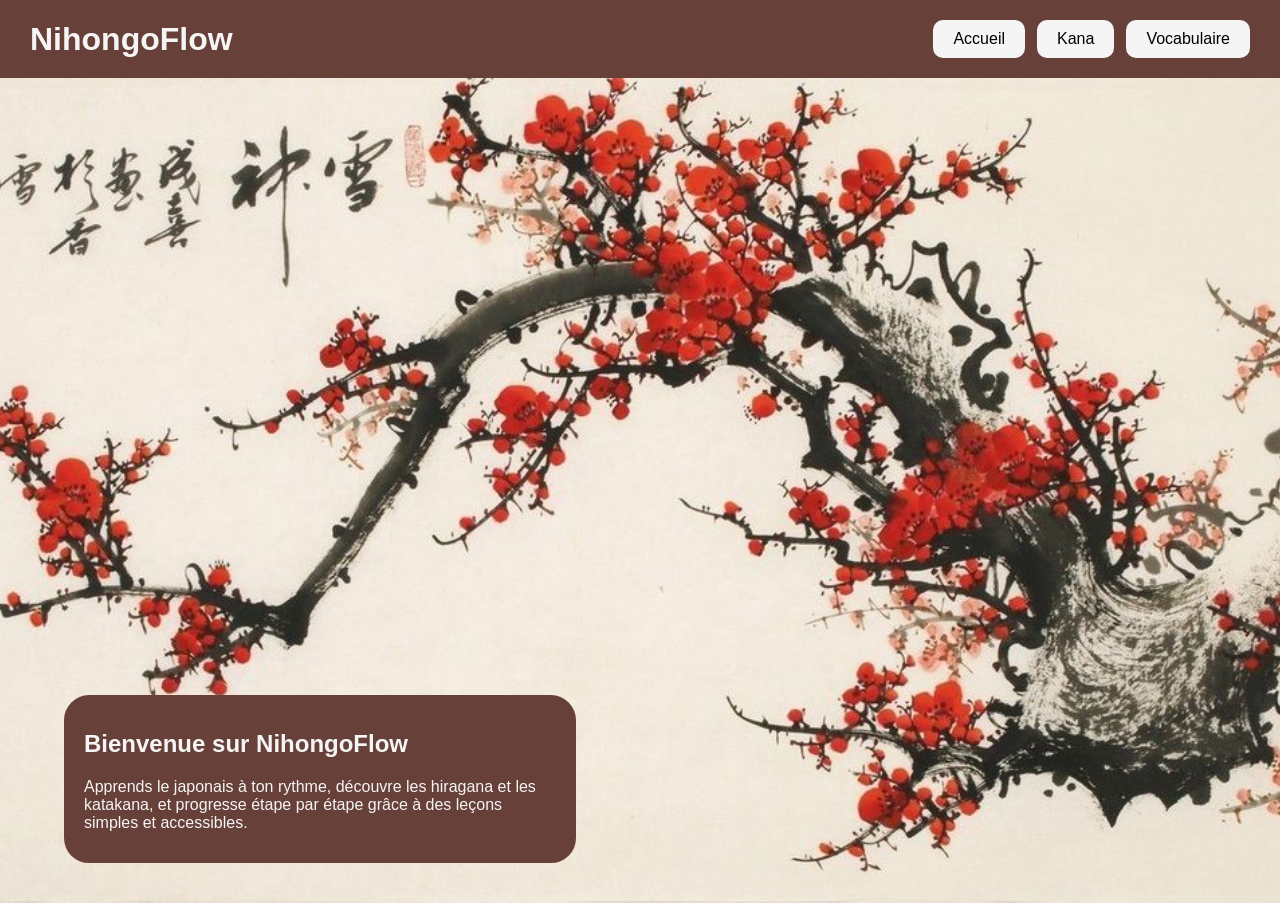
<file: index.html>
<!DOCTYPE html>
<html lang="fr">

<head>
  <meta charset="UTF-8">
  <meta name="viewport" content="width=device-width, initial-scale=1.0">

  <title>NihongoFlow</title>

  <link rel="stylesheet" href="css/variables.css">
  <link rel="stylesheet" href="css/base.css">
  <link rel="stylesheet" href="css/components.css">
  <link rel="stylesheet" href="css/pages.css">
</head>

<body>

  <header class="header">
    <h1>NihongoFlow</h1>

    <nav>
      <a class="nav-btn" href="index.html">Accueil</a>
      <a class="nav-btn" href="pages/kana.html">Kana</a>
      <a class="nav-btn" href="pages/vocabulary.html">Vocabulaire</a>
    </nav>
  </header>

  <main>
    <div class="cover home-cover">
      <div class="card card--dark">
        <h2>Bienvenue sur NihongoFlow</h2>
        <p>Apprends le japonais à ton rythme, découvre les hiragana et les katakana, et progresse étape par étape grâce à des leçons simples et accessibles.</p>
      </div>
    </div>
  </main>

  <script src="js/main.js"></script>

</body>

</html>
</file>
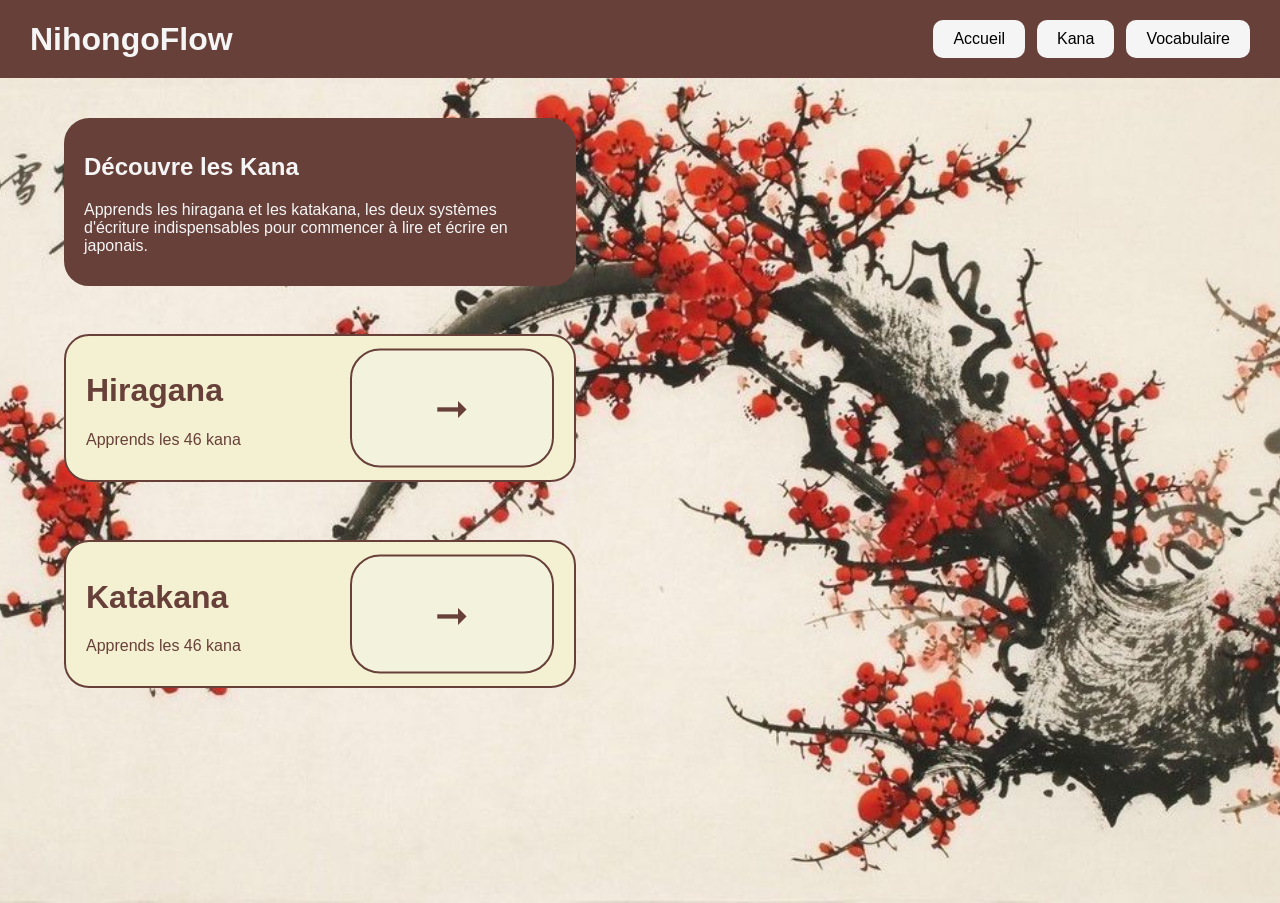
<file: pages/kana.html>
<!DOCTYPE html>
<html lang="fr">

<head>
  <meta charset="UTF-8">
  <meta name="viewport" content="width=device-width, initial-scale=1.0">

  <title>NihongoFlow - Kana</title>

  <link rel="stylesheet" href="../css/variables.css">
  <link rel="stylesheet" href="../css/base.css">
  <link rel="stylesheet" href="../css/components.css">
  <link rel="stylesheet" href="../css/pages.css">
</head>

<body>

  <header class="header">
    <h1>NihongoFlow</h1>

    <nav>
      <a class="nav-btn" href="../index.html">Accueil</a>
      <a class="nav-btn" href="kana.html">Kana</a>
      <a class="nav-btn" href="vocabulary.html">Vocabulaire</a>
    </nav>
  </header>

  <main>
    <div class="cover kana-list-cover">

      <div class="card card--dark card--intro">
        <h2>Découvre les Kana</h2>
        <p>Apprends les hiragana et les katakana, les deux systèmes d'écriture indispensables pour commencer à lire et écrire en japonais.</p>
      </div>

      <div class="card card--light card--hiragana">
        <h1>Hiragana</h1>
        <p>Apprends les 46 kana</p>
        <a href="kana/hiragana.html" class="circle-btn">&#10142;</a>
      </div>

      <div class="card card--light card--katakana">
        <h1>Katakana</h1>
        <p>Apprends les 46 kana</p>
        <a href="kana/katakana.html" class="circle-btn">&#10142;</a>
      </div>

    </div>
  </main>

  <script src="../js/main.js"></script>

</body>

</html>
</file>
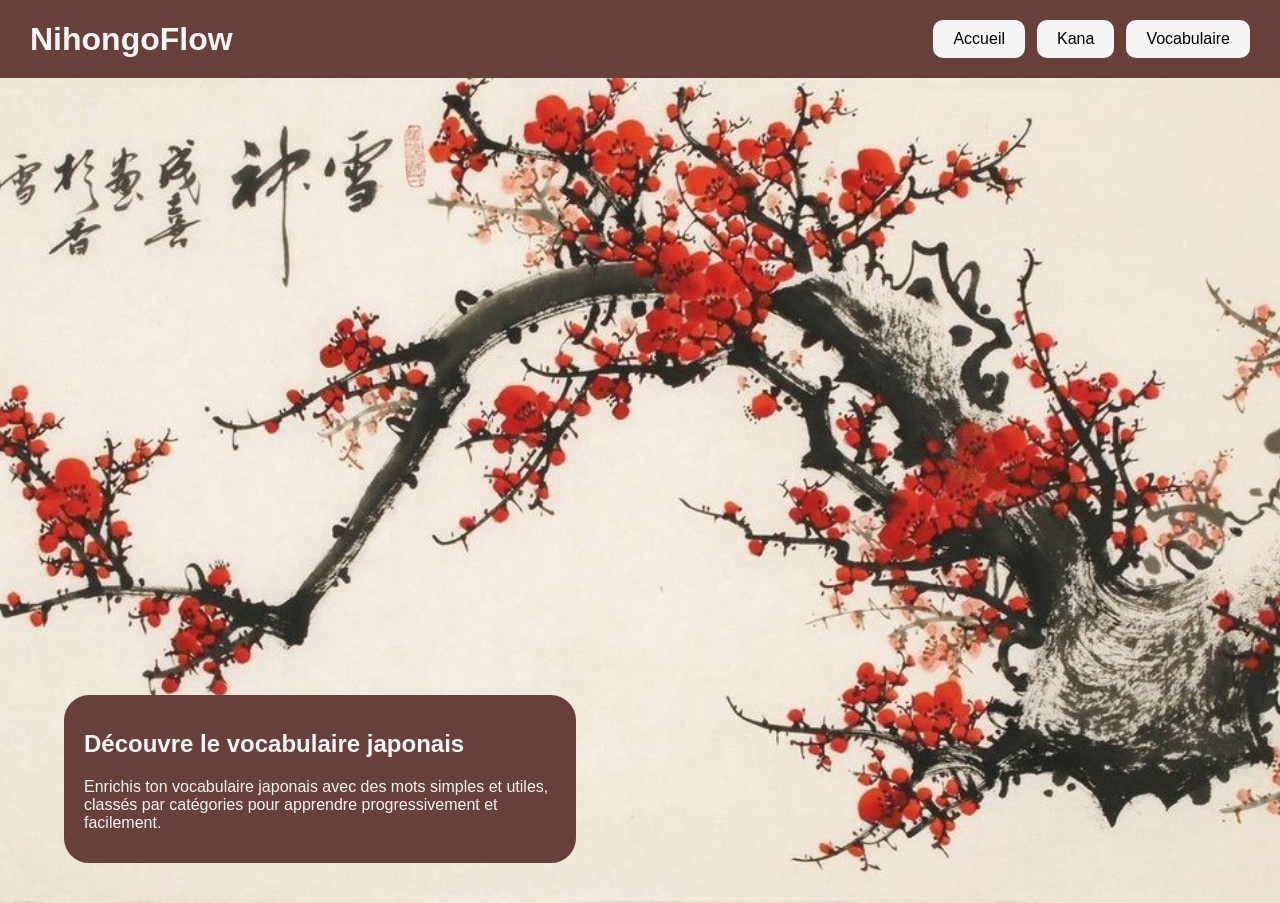
<file: pages/vocabulary.html>
<!DOCTYPE html>
<html lang="fr">

<head>
  <meta charset="UTF-8">
  <meta name="viewport" content="width=device-width, initial-scale=1.0">

  <title>NihongoFlow - Vocabulaire</title>

  <link rel="stylesheet" href="../css/variables.css">
  <link rel="stylesheet" href="../css/base.css">
  <link rel="stylesheet" href="../css/components.css">
  <link rel="stylesheet" href="../css/pages.css">
</head>

<body>

  <header class="header">
    <h1>NihongoFlow</h1>

    <nav>
      <a class="nav-btn" href="../index.html">Accueil</a>
      <a class="nav-btn" href="kana.html">Kana</a>
      <a class="nav-btn" href="vocabulary.html">Vocabulaire</a>
    </nav>
  </header>

  <main>
    <div class="cover home-cover">
      <div class="card card--dark">
        <h2>Découvre le vocabulaire japonais</h2>
        <p>Enrichis ton vocabulaire japonais avec des mots simples et utiles, classés par catégories pour apprendre progressivement et facilement.</p>
      </div>
    </div>
  </main>

  <script src="../js/main.js"></script>

</body>

</html>
</file>
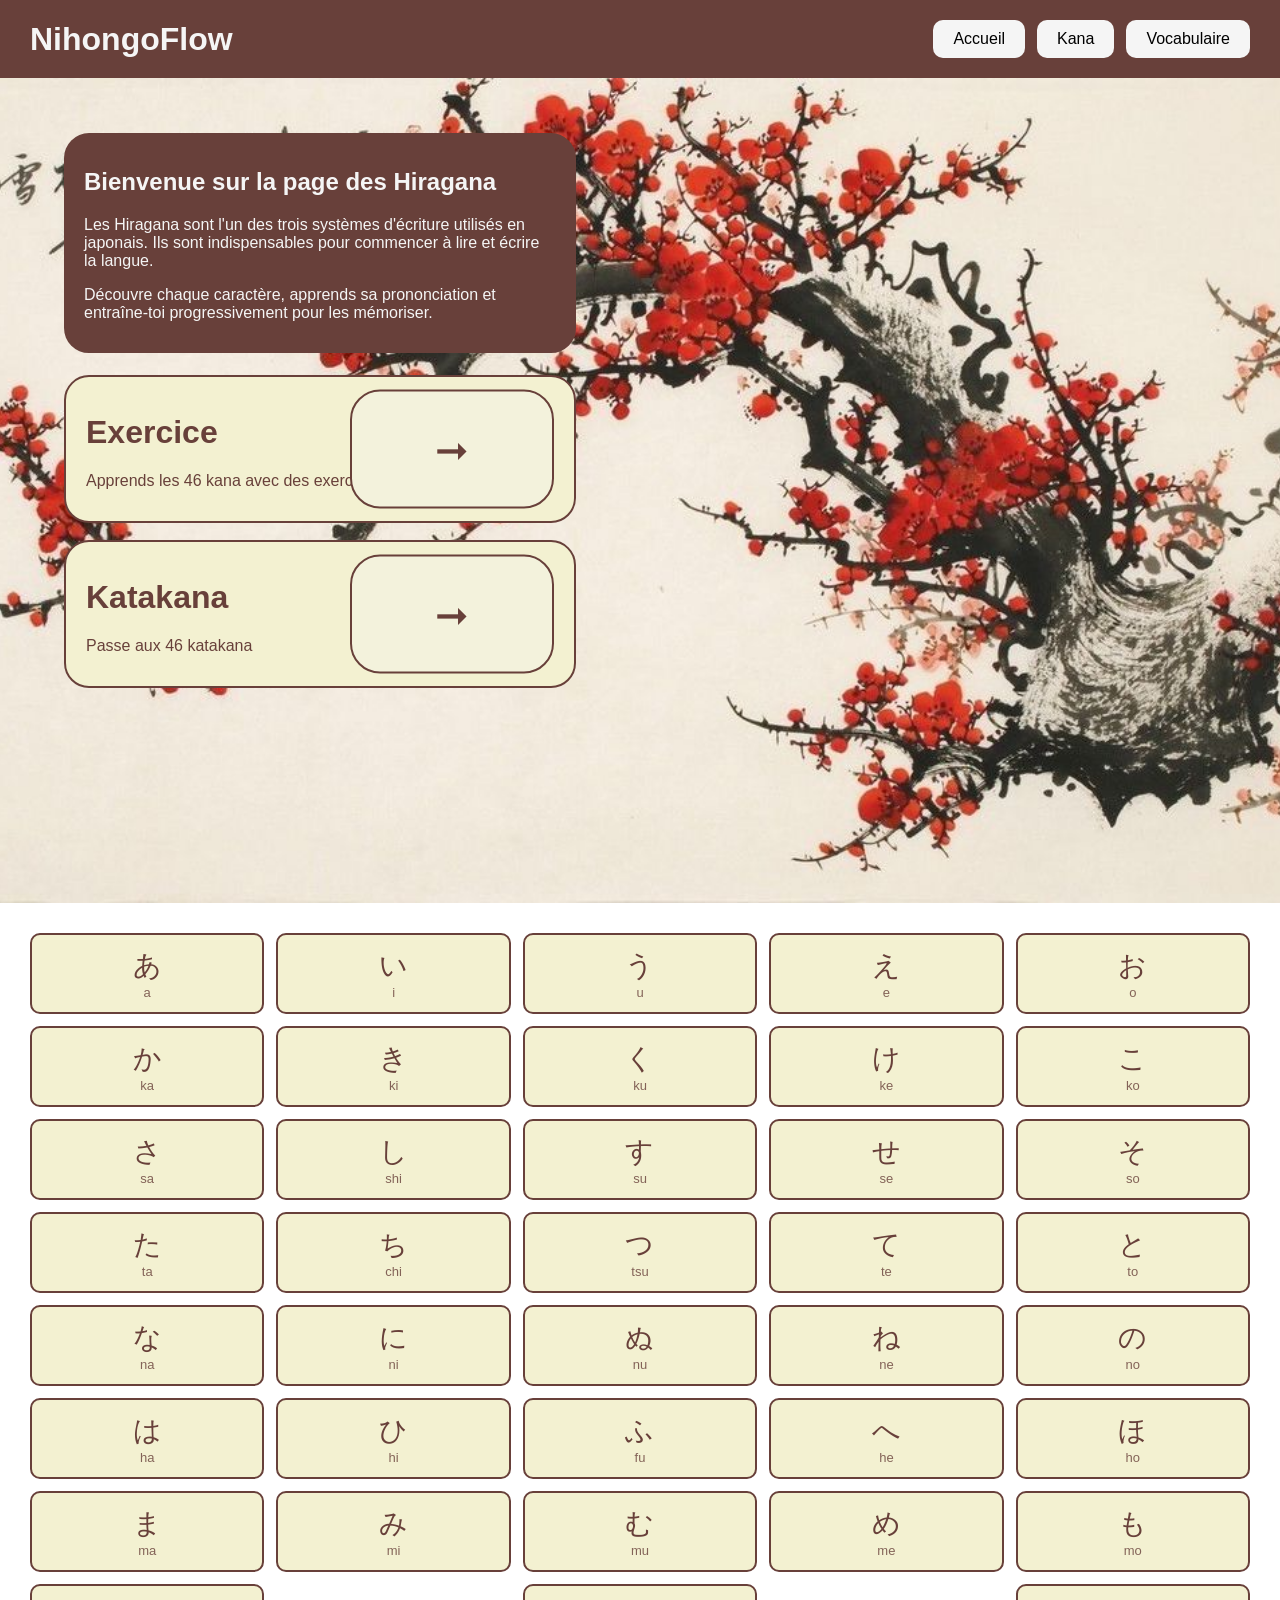
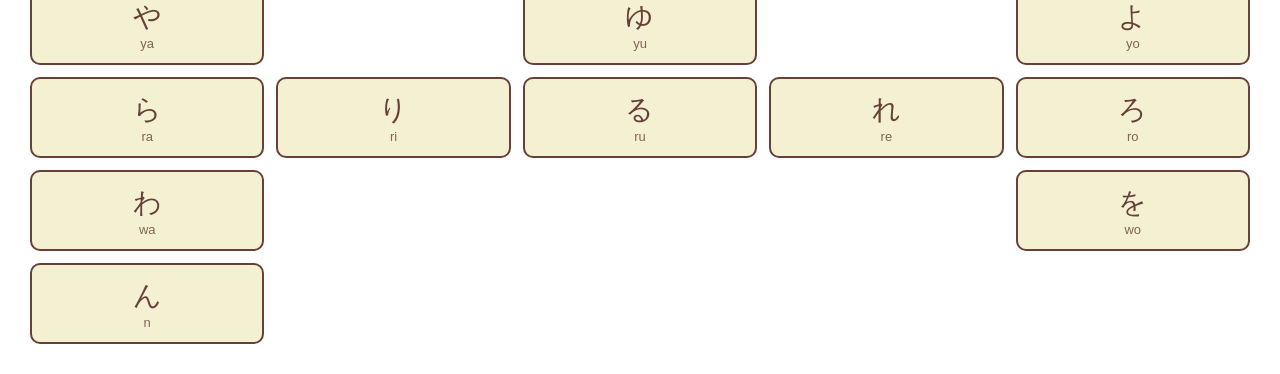
<file: pages/kana/hiragana.html>
<!DOCTYPE html>
<html lang="fr">

<head>
  <meta charset="UTF-8">
  <meta name="viewport" content="width=device-width, initial-scale=1.0">

  <title>NihongoFlow - Hiragana</title>

  <link rel="stylesheet" href="../../css/variables.css">
  <link rel="stylesheet" href="../../css/base.css">
  <link rel="stylesheet" href="../../css/components.css">
  <link rel="stylesheet" href="../../css/pages.css">
</head>

<body>

  <header class="header">
    <h1>NihongoFlow</h1>

    <nav>
      <a class="nav-btn" href="../../index.html">Accueil</a>
      <a class="nav-btn" href="../kana.html">Kana</a>
      <a class="nav-btn" href="../vocabulary.html">Vocabulaire</a>
    </nav>
  </header>

  <main>
    <div class="cover kana-detail-cover">

      <div class="card card--dark card--intro">
        <h2>Bienvenue sur la page des Hiragana</h2>
        <p>Les Hiragana sont l'un des trois systèmes d'écriture utilisés en japonais. Ils sont indispensables pour commencer à lire et écrire la langue.</p>
        <p>Découvre chaque caractère, apprends sa prononciation et entraîne-toi progressivement pour les mémoriser.</p>
      </div>

      <div class="card card--light card--exercise">
        <h1>Exercice</h1>
        <p>Apprends les 46 kana avec des exercices</p>
        <a href="#hiragana" class="circle-btn">&#10142;</a>
      </div>

      <div class="card card--light card--secondary">
        <h1>Katakana</h1>
        <p>Passe aux 46 katakana</p>
        <a href="katakana.html" class="circle-btn">&#10142;</a>
      </div>

    </div>

    <section id="hiragana" class="kana-grid" data-kana-source="../../js/data/hiragana.json" data-layout="gojuon">
      <!-- Rempli automatiquement par js/main.js, aligné comme le tableau des gojūon -->
    </section>
  </main>

  <script src="../../js/main.js"></script>

</body>

</html>
</file>
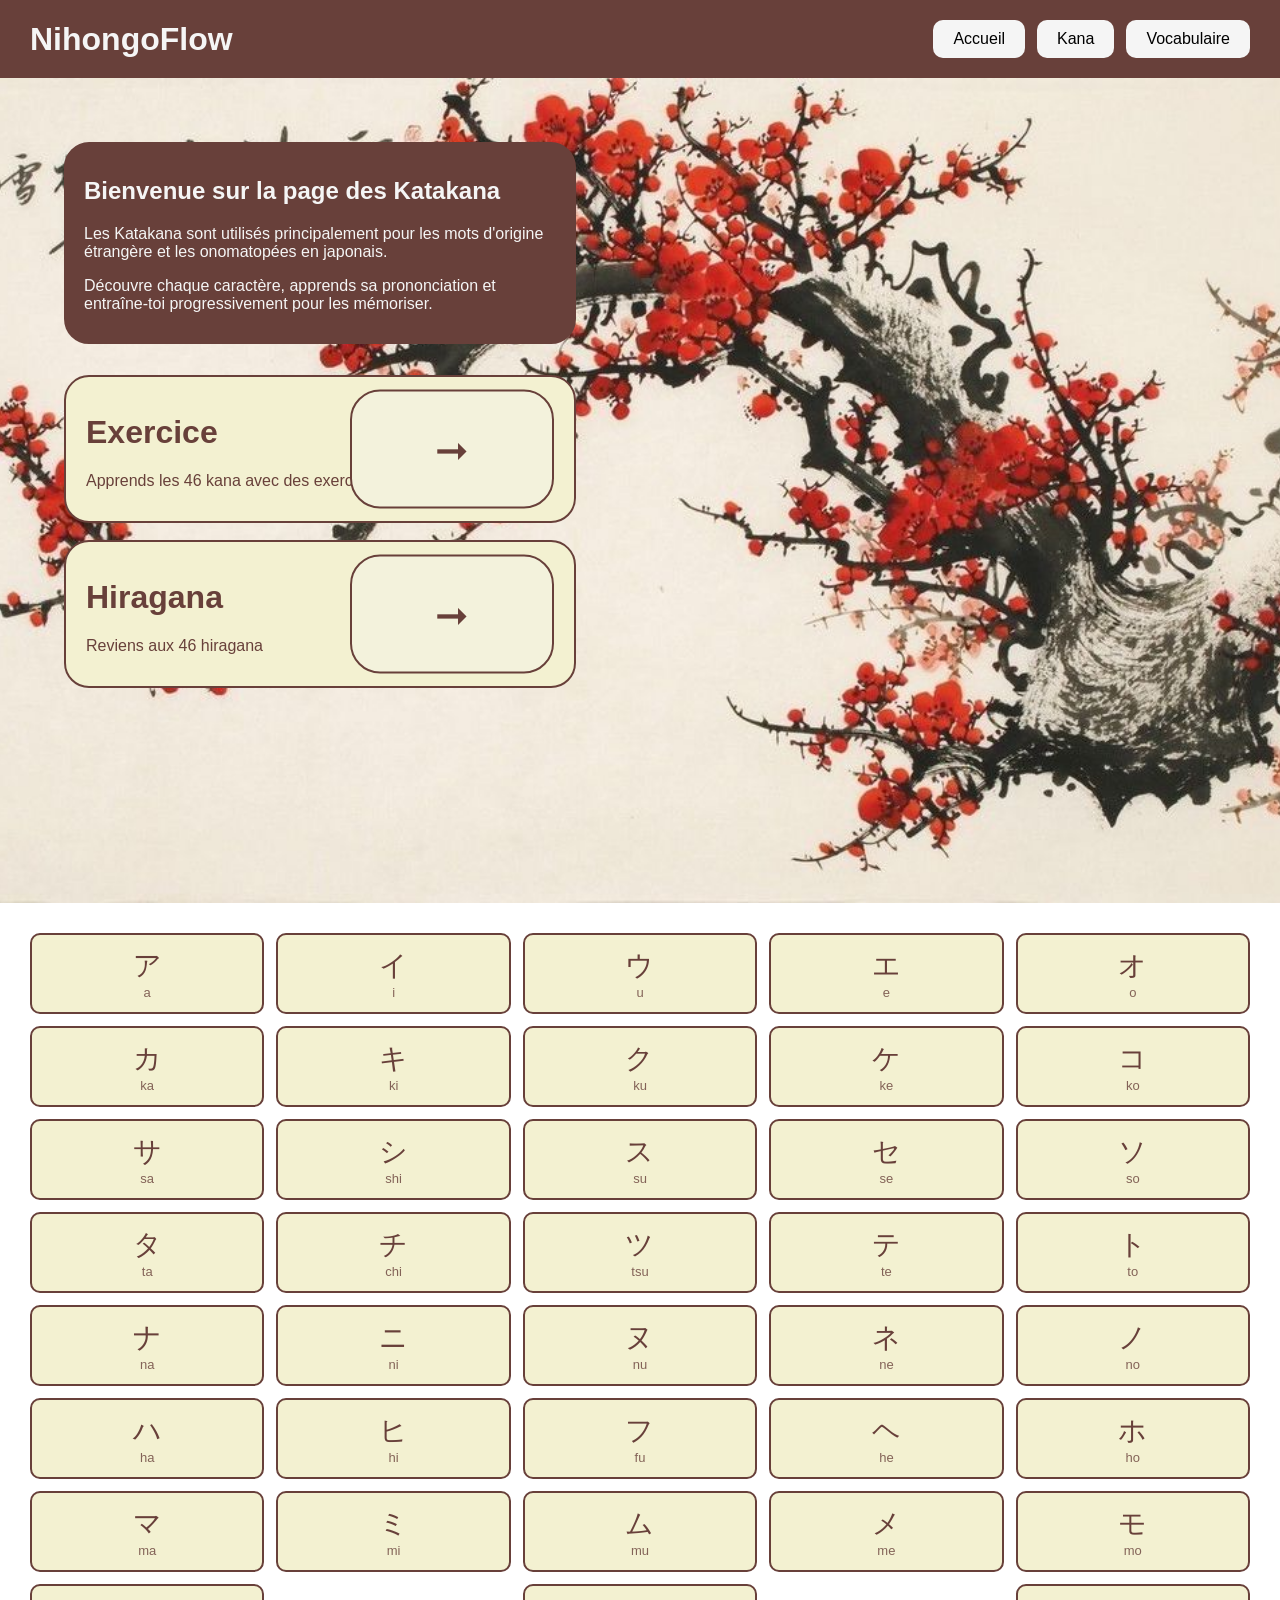
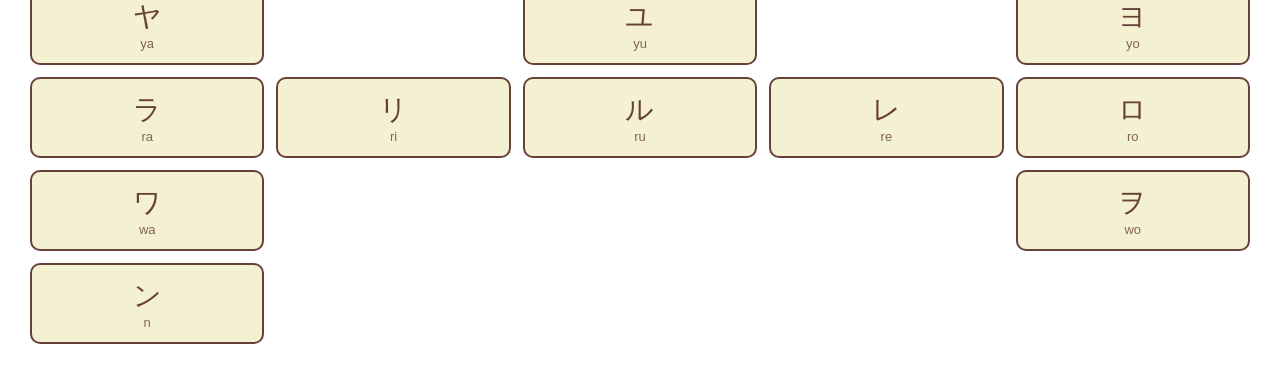
<file: pages/kana/katakana.html>
<!DOCTYPE html>
<html lang="fr">

<head>
  <meta charset="UTF-8">
  <meta name="viewport" content="width=device-width, initial-scale=1.0">

  <title>NihongoFlow - Katakana</title>

  <link rel="stylesheet" href="../../css/variables.css">
  <link rel="stylesheet" href="../../css/base.css">
  <link rel="stylesheet" href="../../css/components.css">
  <link rel="stylesheet" href="../../css/pages.css">
</head>

<body>

  <header class="header">
    <h1>NihongoFlow</h1>

    <nav>
      <a class="nav-btn" href="../../index.html">Accueil</a>
      <a class="nav-btn" href="../kana.html">Kana</a>
      <a class="nav-btn" href="../vocabulary.html">Vocabulaire</a>
    </nav>
  </header>

  <main>
    <div class="cover kana-detail-cover">

      <div class="card card--dark card--intro">
        <h2>Bienvenue sur la page des Katakana</h2>
        <p>Les Katakana sont utilisés principalement pour les mots d'origine étrangère et les onomatopées en japonais.</p>
        <p>Découvre chaque caractère, apprends sa prononciation et entraîne-toi progressivement pour les mémoriser.</p>
      </div>

      <div class="card card--light card--exercise">
        <h1>Exercice</h1>
        <p>Apprends les 46 kana avec des exercices</p>
        <a href="#katakana" class="circle-btn">&#10142;</a>
      </div>

      <div class="card card--light card--secondary">
        <h1>Hiragana</h1>
        <p>Reviens aux 46 hiragana</p>
        <a href="hiragana.html" class="circle-btn">&#10142;</a>
      </div>

    </div>

    <section id="katakana" class="kana-grid" data-kana-source="../../js/data/katakana.json" data-layout="gojuon">
      <!-- Rempli automatiquement par js/main.js, aligné comme le tableau des gojūon -->
    </section>
  </main>

  <script src="../../js/main.js"></script>

</body>

</html>
</file>
<file: css/variables.css>
/*
  Toutes les valeurs réutilisées dans le site (couleurs, polices, rayons...)
  passent par des variables CSS ici. Résultat : si tu veux changer le brun
  principal du site, tu le changes à un seul endroit, pas dans 10 fichiers.
*/

:root {
  /* Couleurs */
  --color-brown: #68403a;      /* couleur principale (header, cards) */
  --color-cream: #f3f1d1;      /* fond clair des cards "hiragana" */
  --color-cream-alt: #f3f2dc;  /* fond des boutons ronds */
  --color-text-light: whitesmoke;
  --color-text-dark: var(--color-brown);

  /* Typographie */
  --font-body: "Noto Sans JP", sans-serif;
  --font-heading: "Yu Gothic", "Meiryo", sans-serif;

  /* Rayons */
  --radius-lg: 25px;
  --radius-md: 10px;
  --radius-pill: 30px;

  /* Transitions */
  --transition-fast: 0.15s ease;
}
</file>
<file: css/base.css>
/* Reset minimal + comportement global */
html {
  scroll-behavior: smooth;
}

html,
body {
  margin: 0;
  font-family: var(--font-body);
}

/* En-tête présent sur toutes les pages */
.header {
  box-sizing: border-box;
  width: 100%;
  background-color: var(--color-brown);
  padding: 20px 30px;

  display: flex;
  align-items: center;
  justify-content: space-between;
}

.header h1 {
  margin: 0;
  color: var(--color-text-light);
  font-family: var(--font-heading);
}

.header nav {
  display: flex;
  gap: 12px;
}

.nav-btn {
  display: inline-block;

  padding: 10px 20px;
  background-color: var(--color-text-light);
  color: black;
  border-radius: var(--radius-md);
  text-decoration: none;

  transition: transform var(--transition-fast);
}

.nav-btn:hover {
  transform: scale(1.05);
}

.nav-btn:active {
  transform: scale(0.95);
}
</file>
<file: css/components.css>
/*
  Composants génériques réutilisés sur plusieurs pages.
  Règle : une classe = un rôle clair. Les positions précises (top/left)
  qui changent d'une page à l'autre vivent dans pages.css, pas ici.
*/

/* Section "cover" avec image de fond, utilisée sur toutes les pages */
.cover {
  position: relative;
  min-height: 825px;

  background-image: url("../assets/images/fond.jpg");
  background-size: cover;
  background-position: center;
  background-repeat: no-repeat;
}

/* Card de base : un bloc d'info positionné dans le cover */
.card {
  position: absolute;
  left: 25%;
  transform: translate(-50%, -50%);

  box-sizing: border-box;
  width: 40%;
  padding: 15px 20px;
  border-radius: var(--radius-lg);
}

/* Variante sombre (par défaut sur la page d'accueil) */
.card--dark {
  background-color: var(--color-brown);
  color: var(--color-text-light);
}

/* Variante claire (utilisée pour les cards hiragana/katakana) */
.card--light {
  background-color: var(--color-cream);
  border: 2px solid var(--color-brown);
  color: var(--color-text-dark);
}

/* Bouton rond "flèche" pour aller vers une sous-page */
.circle-btn {
  position: absolute;
  right: 20px;
  top: 50%;
  transform: translateY(-50%);

  height: 80%;
  width: 200px;

  display: flex;
  justify-content: center;
  align-items: center;

  background-color: var(--color-cream-alt);
  border: 2px solid var(--color-brown);
  border-radius: var(--radius-pill);

  font-size: 40px;
  color: var(--color-brown);
  text-decoration: none;
}

.circle-btn:hover {
  transform: translateY(-50%) scale(1.05);
}

.circle-btn:active {
  transform: translateY(-50%) scale(0.95);
}

/* Grille pour afficher les kana générés dynamiquement en JS.
   5 colonnes fixes = les 5 voyelles (a, i, u, e, o), comme sur le
   tableau des gojūon que tu apprends en général. */
.kana-grid {
  display: grid;
  grid-template-columns: repeat(5, 1fr);
  gap: 12px;
  padding: 30px;
}

.kana-tile {
  background-color: var(--color-cream);
  border: 2px solid var(--color-brown);
  border-radius: var(--radius-md);
  color: var(--color-text-dark);
  text-align: center;
  padding: 12px 4px;
}

.kana-tile .kana {
  display: block;
  font-size: 28px;
}

.kana-tile .romaji {
  display: block;
  font-size: 13px;
  opacity: 0.8;
}
</file>
<file: css/pages.css>
/*
  Ici : uniquement les positions "top" qui changent d'une page à l'autre.
  Chaque .cover a une classe qui dit de quelle
  page il s'agit, et chaque card une classe qui dit son rôle.
*/

/* Page d'accueil : une seule card, en bas */
.home-cover .card {
  top: 85%;
}

/* Page "kana" (liste hiragana / katakana) */
.kana-list-cover .card--intro {
  top: 15%;
}

.kana-list-cover .card--hiragana {
  top: 40%;
}

.kana-list-cover .card--katakana {
  top: 65%;
}

/* Pages de détail (hiragana.html / katakana.html) */
.kana-detail-cover .card--intro {
  top: 20%;
  height: auto;
}

.kana-detail-cover .card--exercise {
  top: 45%;
}

/* NOTE : dans ton ancien code, cette 2ème card (katakana.html) utilisait une
   classe "pos4" qui n'existait pas dans le CSS -> elle n'avait donc aucune
   position définie et se superposait avec la card du dessus. Corrigé ici. */
.kana-detail-cover .card--secondary {
  top: 65%;
}
</file>
